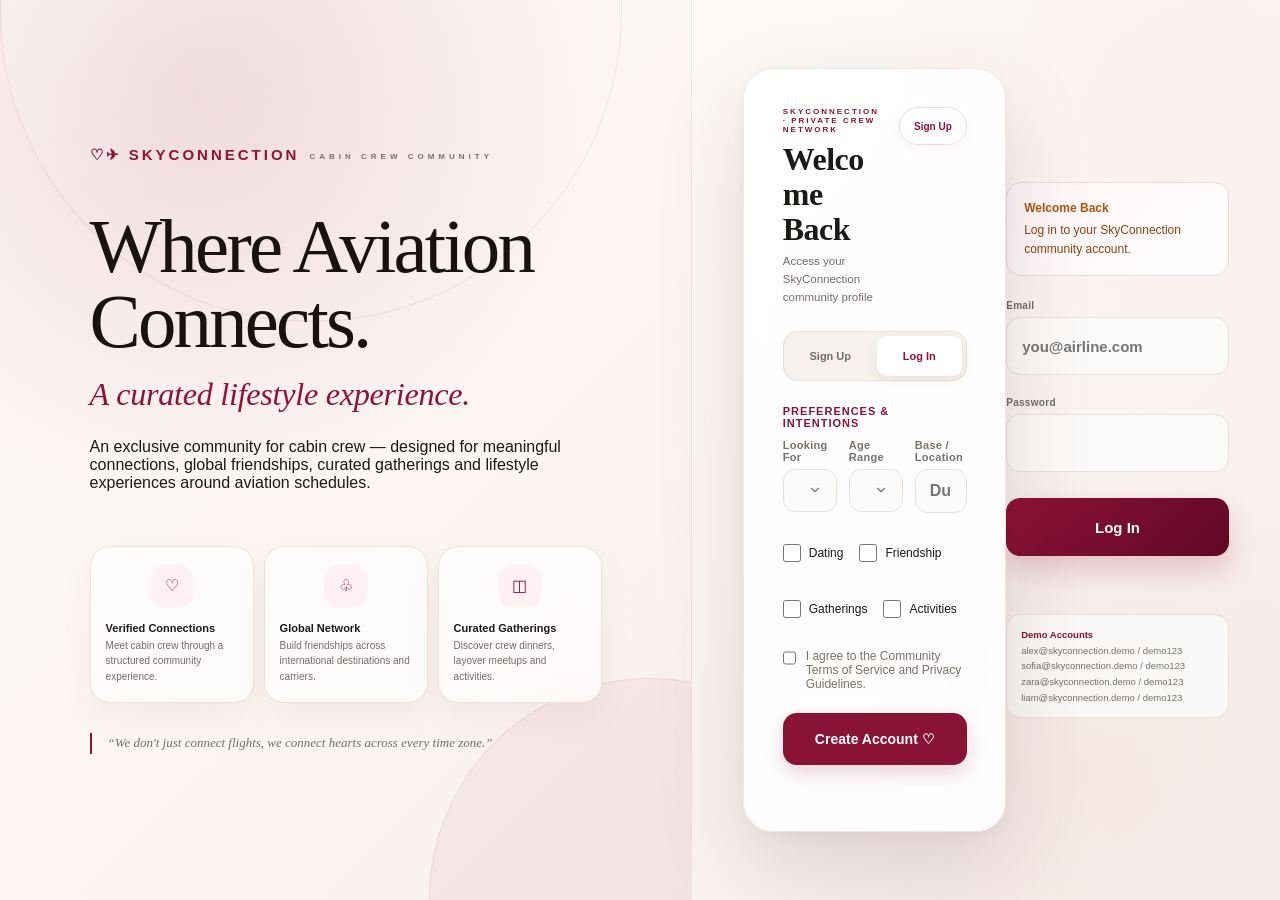
<file: index.html>
<!DOCTYPE html>
<html lang="en">
<head>
<meta charset="UTF-8">
<meta name="viewport" content="width=device-width,initial-scale=1,viewport-fit=cover">
<meta name="theme-color" content="#881337">
<meta http-equiv="Content-Security-Policy" content="default-src 'self'; base-uri 'self'; object-src 'none'; frame-ancestors 'none'; form-action 'self'; style-src 'self' https://fonts.googleapis.com; font-src 'self' https://fonts.gstatic.com; img-src 'self' https://images.unsplash.com data:; connect-src 'self'; script-src 'self'">
<title>SkyConnection — Cabin Crew Community</title>

<link rel="stylesheet" href="styles.css">
</head>

<body>

<div id="landing" class="landing">

<section class="hero">
<div>
<div class="brand">♡✈ SKYCONNECTION
<small>CABIN CREW COMMUNITY</small>
</div>

<h1>
Where Aviation<br>Connects.
<i>A curated lifestyle experience.</i>
</h1>

<p>
An exclusive community for cabin crew — designed for meaningful connections,
global friendships, curated gatherings and lifestyle experiences around aviation schedules.
</p>
</div>

<div class="features">
<div class="feature">
<div class="fi">♡</div>
<div><b>Verified Connections</b>
<span>Meet cabin crew through a structured community experience.</span></div>
</div>

<div class="feature">
<div class="fi">♧</div>
<div><b>Global Network</b>
<span>Build friendships across international destinations and carriers.</span></div>
</div>

<div class="feature">
<div class="fi">◫</div>
<div><b>Curated Gatherings</b>
<span>Discover crew dinners, layover meetups and activities.</span></div>
</div>
</div>

<div class="heroquote">
“We don't just connect flights, we connect hearts across every time zone.”
</div>
</section>

<section class="authWrap">
<div class="auth">

<div class="authHead">
<div class="authIntro">
<div class="authEyebrow">SKYCONNECTION · PRIVATE CREW NETWORK</div>
<h2 class="title" id="authTitle">Create Your Account</h2>
<div class="sub" id="authSub">Join the exclusive global cabin crew network</div>
</div>
<button class="switch" id="switchBtn" type="button">Log In</button>
</div>

<div class="tabs">
<button class="tab" id="signupTab" type="button">Sign Up</button>
<button class="tab active" id="loginTab" type="button">Log In</button>
</div>

<div id="signupBox" class="authPanel signupPanel hidden">

<div class="notice">
<b>Verification Required</b>
For this single-file demo, verification is simulated.
Use the demo verification code <strong>CREW2026</strong>.
In a real deployment, verification must happen on a server.
</div>

<form id="signupForm" novalidate>

<h3>Account Credentials</h3>

<div class="grid two">
<label class="field">
Email
<input required type="email" name="email" autocomplete="email" placeholder="you@airline.com">
</label>

<label class="field">
Password
<input required type="password" name="password" minlength="8" autocomplete="new-password" placeholder="Minimum 8 characters">
</label>
</div>

<h3>Personal Information</h3>

<div class="grid">
<label class="field">First Name
<input required name="first" maxlength="40" autocomplete="given-name">
</label>

<label class="field">Last Name
<input required name="last" maxlength="40" autocomplete="family-name">
</label>

<label class="field">Date of Birth
<input required type="date" name="dob">
</label>
</div>

<div class="grid two inline-style-1">
<label class="field">Gender
<select required name="gender">
<option value="">Select Gender</option>
<option>Woman</option>
<option>Man</option>
<option>Non-binary</option>
<option>Prefer not to say</option>
</select>
</label>

<label class="field">Nationality
<select required name="nationality">
<option value="">Select Nationality</option>
<option>American</option>
<option>Australian</option>
<option>British</option>
<option>Canadian</option>
<option>Emirati</option>
<option>French</option>
<option>German</option>
<option>Indian</option>
<option>Italian</option>
<option>Spanish</option>
<option>Other</option>
</select>
</label>
</div>

<h3>Cabin Crew Details</h3>

<div class="grid">
<label class="field">Airline
<select required name="airline">
<option value="">Select Airline</option>
<option>Emirates</option>
<option>Etihad Airways</option>
<option>Qatar Airways</option>
<option>flydubai</option>
<option>British Airways</option>
<option>Other</option>
</select>
</label>

<label class="field">Staff Number
<input required name="staff" maxlength="40">
</label>

<label class="field">Role
<select required name="role">
<option value="">Select Role</option>
<option>Cabin Crew</option>
<option>Senior Cabin Crew</option>
<option>Purser</option>
<option>Former Cabin Crew</option>
</select>
</label>
</div>

<h3>Profile Photo</h3>

<label class="field">
Upload Picture
<input type="file" id="signupPhoto" accept="image/jpeg,image/png,image/webp">
</label>

<h3>Verification Document</h3>

<div class="uploads">
<div class="upload">
<b>▣ Facecard</b>
<small>JPG, PNG or PDF. Max 2MB.</small>
<input type="file" id="facecard" accept=".jpg,.jpeg,.png,.pdf">
</div>

<div class="upload">
<b>▤ Platinum Card</b>
<small>JPG, PNG or PDF. Max 2MB.</small>
<input type="file" id="platinum" accept=".jpg,.jpeg,.png,.pdf">
</div>
</div>

<div class="code"><div id="verifyStatus" class="verified">Pending review</div><small class="verificationNote">Verification is completed by the secure platform backend. This static demo never stores FaceCard or Platinum Card files in the browser.</small></div>
</div>

<h3>Preferences & Intentions</h3>

<div class="grid">
<label class="field">Looking For
<select name="looking">
<option>Women</option>
<option>Men</option>
<option>Everyone</option>
</select>
</label>

<label class="field">Age Range
<select name="age">
<option>18–25</option>
<option>26–35</option>
<option>36–45</option>
<option>46+</option>
</select>
</label>

<label class="field">Base / Location
<input name="location" maxlength="80" placeholder="Dubai, London, Doha...">
</label>
</div>

<div class="checks">
<label><input type="checkbox" name="purpose" value="Dating"> Dating</label>
<label><input type="checkbox" name="purpose" value="Friendship"> Friendship</label>
<label><input type="checkbox" name="purpose" value="Gatherings"> Gatherings</label>
<label><input type="checkbox" name="purpose" value="Activities"> Activities</label>
</div>

<label class="inline-style-2">
<input required type="checkbox" class="inline-style-3">
<span>I agree to the Community Terms of Service and Privacy Guidelines.</span>
</label>

<button class="mainBtn" id="signupBtn" type="submit">Create Account ♡</button>
<div id="signupMsg" class="msg"></div>

</form>
</div>

<div id="loginBox" class="authPanel loginBox">

<div class="notice">
<b>Welcome Back</b>
Log in to your SkyConnection community account.
</div>

<form id="loginForm" novalidate>

<label class="field">
Email
<input required id="loginEmail" type="email" autocomplete="email" placeholder="you@airline.com">
</label>

<label class="field inline-style-4">
Password
<input required id="loginPassword" type="password" autocomplete="current-password">
</label>

<button class="mainBtn" id="loginBtn" type="submit">Log In</button>
<div id="loginMsg" class="msg"></div>
</form>

<div class="demo">
<b>Demo Accounts</b><br>
alex@skyconnection.demo / demo123<br>
sofia@skyconnection.demo / demo123<br>
zara@skyconnection.demo / demo123<br>
liam@skyconnection.demo / demo123
</div>

</div>
</div>
</section>
</div>

<div id="dashboard" class="dashboard">

<nav class="dashNav">
<div class="dashBrand">♡✈ SKYCONNECTION</div>

<div class="navLinks" id="navLinks">
<button data-view="discover" class="active" type="button">Discover</button>
<button data-view="matches" type="button">Matches</button>
<button data-view="messages" type="button">Messages</button>
<button data-view="events" type="button">Gatherings</button>
<button data-view="profile" type="button">My Profile</button>
</div>

<div class="avatarMini" id="navAvatar" title="My Profile">A</div>
</nav>

<main class="content">

<section id="discover" class="view active">
<div class="welcome">
<div>
<h2>Discover your crew</h2>
<p>Profiles based on your community preferences.</p>
</div>
</div>
<div id="discoverArea" class="discoverContainer"></div>
</section>

<section id="matches" class="view">
<div class="welcome">
<div>
<h2>Your Connections</h2>
<p>Manage pending and mutual connections.</p>
</div>
</div>

<div class="cards2">
<div class="panel">
<h3>Mutual Matches</h3>
<div id="matchesList" class="matchList"></div>
</div>

<div class="panel">
<h3>Connection Requests</h3>
<div id="requestsList" class="matchList"></div>
</div>
</div>
</section>

<section id="messages" class="view">
<div class="welcome">
<div>
<h2>Messages</h2>
<p>Continue your active conversations.</p>
</div>
</div>

<div class="chat">
<div class="chatList" id="chatList"></div>

<div class="chatWindow" id="chatWindow">

<div class="chatHead">
<button class="smallBtn mobileBack" id="backChats" type="button">← Conversations</button>
<span id="chatHeadTitle">Select a conversation</span>
<div id="chatHeadAction"></div>
</div>

<div class="messages" id="messagesContainer"></div>

<div class="chatInput">
<input id="chatInput" maxlength="1000" placeholder="Write a message..." disabled>
<button id="sendBtn" type="button" disabled>Send</button>
</div>

</div>
</div>
</section>

<section id="events" class="view">
<div class="welcome">
<div>
<h2>Gatherings & Activities</h2>
<p>Exclusive meet-ups and crew lifestyle activities.</p>
</div>
</div>
<div id="eventsGrid" class="events"></div>
</section>

<section id="profile" class="view">
<div class="welcome">
<div>
<h2>My Profile</h2>
<p>Manage your profile and privacy.</p>
</div>
</div>

<div class="profilePanel">

<div class="profileHero" id="profileHero">A</div>

<div class="panel">
<h3 id="profileName" class="inline-style-5">Your Profile</h3>
<div id="profileDetails" class="inline-style-6"></div>

<hr class="inline-style-32">

<div class="settings">
<button class="mainBtn inline-style-7" data-action="edit-profile" type="button">Edit Profile</button>
<button class="mainBtn inline-style-8" data-action="privacy-settings" type="button">Privacy Settings</button>
<button class="danger" data-action="logout" type="button">Log Out</button>
<button class="danger" data-action="delete-account" type="button">Delete Local Account</button>
</div>
</div>

</div>
</section>

</main>
</div>

<!-- EVENT MODAL -->
<div id="eventModal" class="modal-overlay">
<div class="modal-content">
<div class="modal-header">
<h3 id="modalEventTitle">Event Details</h3>
<button class="close-modal" data-action="close-event" type="button">&times;</button>
</div>
<div id="modalEventBody" class="inline-style-9"></div>
<div class="inline-style-10">
<button id="modalJoinBtn" class="mainBtn inline-style-11" type="button">Join Event</button>
<button data-action="close-event" class="passBtn inline-style-12" type="button">Close</button>
</div>
</div>
</div>

<!-- EDIT MODAL -->
<div id="editModal" class="modal-overlay">
<div class="modal-content">
<div class="modal-header">
<h3>Edit Your Profile</h3>
<button class="close-modal" data-action="close-edit" type="button">&times;</button>
</div>

<form id="editForm" novalidate>

<label class="field">
Full Name
<input required id="editName" maxlength="80">
</label>

<label class="field inline-style-13">
Base / Location
<input required id="editLocation" maxlength="80">
</label>

<label class="field inline-style-14">
Role
<select id="editRole">
<option>Cabin Crew</option>
<option>Senior Cabin Crew</option>
<option>Purser</option>
<option>Former Cabin Crew</option>
</select>
</label>

<label class="field inline-style-15">
Bio
<textarea id="editBio" maxlength="500"></textarea>
</label>

<label class="field inline-style-16">
New Profile Picture
<input type="file" id="editPhoto" accept="image/jpeg,image/png,image/webp">
</label>

<button class="mainBtn" type="submit">Save Changes</button>
</form>
</div>
</div>

<!-- PRIVACY MODAL -->
<div id="privacyModal" class="modal-overlay">
<div class="modal-content">
<div class="modal-header">
<h3>Privacy Settings</h3>
<button class="close-modal" data-action="close-privacy" type="button">&times;</button>
</div>

<div class="inline-style-17">
<p>These settings control how your profile behaves inside this local demo.</p>

<div class="checks inline-style-18">

<label>
<input type="checkbox" id="privacyDiscover">
Show profile in discovery
</label>

<label>
<input type="checkbox" id="privacyMessages">
Allow messages from matches
</label>

<label>
<input type="checkbox" id="privacyAirline">
Display airline
</label>

<label>
<input type="checkbox" id="privacyBase">
Display base
</label>

</div>
</div>

<button class="mainBtn inline-style-19" data-action="save-privacy" type="button">Save Preferences</button>
</div>
</div>

<!-- REPORT MODAL -->
<div id="reportModal" class="modal-overlay">
<div class="modal-content">
<div class="modal-header">
<h3>Report Profile</h3>
<button class="close-modal" data-action="close-report" type="button">&times;</button>
</div>

<p class="inline-style-20">
Reports are stored locally in this single-file demo. In production they should be sent to a secure moderation system.
</p>

<select id="reportReason">
<option>Spam</option>
<option>Harassment</option>
<option>Impersonation</option>
<option>Inappropriate content</option>
<option>Safety concern</option>
<option>Other</option>
</select>

<button class="mainBtn inline-style-21" data-action="submit-report" type="button">Submit Report</button>
</div>
</div>

<div id="toast" class="toast"></div>

<script src="app.js" defer></script>
</body>
</html>
</file>
<file: styles.css>
@import url('https://fonts.googleapis.com/css2?family=Plus+Jakarta+Sans:wght@300;400;500;600;700&family=Playfair+Display:ital,wght@0,400;0,500;0,600;0,700;1,400;1,600&display=swap');

:root{
 --primary:#881337;--primary-hover:#4c0519;--accent:#b45309;
 --bg-cream:#fbf9f6;--card-bg:#fff;--text-main:#1c1917;
 --text-muted:#78716c;--border:#e7e2dc;--soft-pink:#fff1f2;
 --green:#15803d;--red:#b91c1c;
 --shadow-subtle:0 10px 30px -5px rgba(28,25,23,.04);
 --shadow-elevated:0 25px 50px -12px rgba(136,19,55,.08);
}

*{box-sizing:border-box;-webkit-tap-highlight-color:transparent}
html{touch-action:manipulation;scroll-behavior:smooth}
body{
 margin:0;background:var(--bg-cream);color:var(--text-main);
 font-family:"Plus Jakarta Sans",sans-serif;-webkit-font-smoothing:antialiased;
 padding-top:env(safe-area-inset-top);padding-bottom:env(safe-area-inset-bottom)
}
button,input,select,textarea{font:inherit}
button{cursor:pointer;transition:all .2s ease;min-height:48px;min-width:48px}
button:disabled{opacity:.55;cursor:not-allowed;transform:none!important}
input,select,textarea{font-size:16px}
.hidden{display:none!important}
.app{min-height:100vh}

.landing{
 min-height:100vh;display:grid;grid-template-columns:52% 48%;
 background:#fbf9f6;position:relative;overflow-x:hidden
}
.landing:before{
 content:"";position:absolute;top:-200px;right:-200px;width:600px;height:600px;
 background:radial-gradient(circle,rgba(136,19,55,.03),transparent 70%);
 pointer-events:none
}
.hero{
 padding:60px 7vw;position:relative;z-index:1;display:flex;
 flex-direction:column;justify-content:space-between
}
.brand{
 color:var(--primary);font-weight:700;font-size:16px;letter-spacing:2px;
 display:flex;align-items:center;gap:10px
}
.brand small{
 display:block;color:var(--text-muted);font-size:8px;letter-spacing:4px;
 font-weight:600;margin-top:3px
}
.hero h1{
 font:500 clamp(42px,4.8vw,68px)/1.08 "Playfair Display",serif;
 color:#1a1211;margin:36px 0 24px;letter-spacing:-.5px
}
.hero h1 i{
 display:block;color:var(--primary);font-size:.6em;font-style:italic;
 margin-top:12px;font-weight:400
}
.hero>p{max-width:460px;font-size:15px;line-height:1.8;color:var(--text-muted);font-weight:300}
.features{margin-top:40px;display:grid;gap:14px}
.feature{
 display:flex;gap:16px;align-items:center;background:rgba(255,255,255,.7);
 padding:16px 20px;border-radius:16px;border:1px solid rgba(231,226,220,.8);
 backdrop-filter:blur(12px)
}
.feature:hover{transform:translateY(-2px);box-shadow:0 10px 25px -5px rgba(28,25,23,.04)}
.fi{
 width:42px;height:42px;border-radius:12px;background:var(--soft-pink);
 display:grid;place-items:center;color:var(--primary);font-size:16px;flex-shrink:0
}
.feature b{font-size:13px;font-weight:600}
.feature span{display:block;color:var(--text-muted);font-size:12px;margin-top:2px;font-weight:300}
.heroquote{
 font:italic 15px/1.6 "Playfair Display",serif;color:var(--text-muted);
 border-left:2px solid var(--primary);padding-left:16px;margin-top:36px
}

.authWrap{
 padding:40px 6vw;display:flex;align-items:center;justify-content:center;
 position:relative;z-index:1;background:linear-gradient(180deg,rgba(251,249,246,.5),rgba(247,242,237,.8));
 border-left:1px solid rgba(231,226,220,.5)
}
.auth{
 width:min(580px,100%);background:#fff;border:1px solid var(--border);
 border-radius:28px;padding:40px;box-shadow:var(--shadow-elevated)
}
.authHead{display:flex;justify-content:space-between;align-items:flex-start;gap:20px}
.title{font:600 26px "Playfair Display",serif;margin:0}
.sub{font-size:13px;color:var(--text-muted);margin-top:6px;font-weight:300}
.switch{
 border:1px solid var(--border);background:#fff;color:var(--primary);
 padding:8px 16px;border-radius:10px;font-weight:600;font-size:12px;min-height:38px
}
.switch:hover{background:var(--soft-pink)}
.notice{
 background:#fffbeb;border:1px solid #fef3c7;color:#92400e;padding:14px 16px;
 border-radius:14px;font-size:12px;margin:20px 0;line-height:1.6
}
.notice b{display:block;color:#b45309;margin-bottom:3px}
.tabs{display:flex;border-bottom:1px solid var(--border);margin:24px 0 20px;gap:24px}
.tab{
 border:0;background:none;padding:10px 0 14px;color:var(--text-muted);
 font-weight:500;font-size:13px;min-height:40px;position:relative
}
.tab.active{color:var(--primary);font-weight:600}
.tab.active:after{
 content:"";position:absolute;bottom:-1px;left:0;width:100%;height:2px;
 background:var(--primary);border-radius:2px
}
.grid{display:grid;grid-template-columns:repeat(3,1fr);gap:12px}
.two{grid-template-columns:1fr 1fr}
h3{
 font-size:11px;text-transform:uppercase;letter-spacing:1px;color:var(--primary);
 margin:24px 0 10px;font-weight:700
}
label.field{display:block;font-size:11px;font-weight:600;color:var(--text-muted);letter-spacing:.3px}
input:not([type=checkbox]):not([type=file]),select,textarea{
 width:100%;border:1px solid var(--border);border-radius:12px;background:#fcfbfa;
 padding:12px 14px;margin-top:6px;outline:none;color:var(--text-main);
 transition:.2s;-webkit-appearance:none;appearance:none
}
textarea{resize:vertical;min-height:100px}
select{
 background-image:url("data:image/svg+xml;charset=UTF-8,%3csvg xmlns='http://www.w3.org/2000/svg' viewBox='0 0 24 24' fill='none' stroke='%2378716c' stroke-width='2' stroke-linecap='round' stroke-linejoin='round'%3e%3cpolyline points='6 9 12 15 18 9'%3e%3c/polyline%3e%3c/svg%3e");
 background-repeat:no-repeat;background-position:right 14px center;background-size:14px;padding-right:38px
}
input:focus,select:focus,textarea:focus{
 border-color:var(--primary);background:#fff;box-shadow:0 0 0 4px rgba(136,19,55,.06)
}
.uploads{display:grid;grid-template-columns:1fr 1fr;gap:12px}
.upload{
 border:1px dashed var(--border);border-radius:14px;padding:16px;background:#fcfbfa
}
.upload b{font-size:12px}.upload small{display:block;color:var(--text-muted);margin:3px 0 8px;font-size:11px}
.upload input{width:100%;font-size:11px}
.code{display:grid;grid-template-columns:1fr auto;gap:10px;margin-top:10px;align-items:center}
.verified{
 padding:0 16px;height:48px;border-radius:12px;border:1px solid var(--border);
 background:#fcfbfa;color:var(--text-muted);font-size:12px;font-weight:600;
 display:grid;place-items:center;white-space:nowrap
}
.verified.good{background:#f0fdf4;color:var(--green);border-color:#bbf7d0}
.checks{display:flex;gap:16px;flex-wrap:wrap;margin:20px 0}
.checks label{
 font-size:12px;color:var(--text-main);display:flex;align-items:center;gap:8px;
 cursor:pointer;min-height:40px
}
.checks input{width:18px;height:18px;margin:0;accent-color:var(--primary)}
.mainBtn{
 width:100%;border:0;background:var(--primary);color:#fff;padding:14px;
 border-radius:14px;font-weight:600;margin-top:20px;box-shadow:0 8px 20px rgba(136,19,55,.18);
 min-height:52px;font-size:14px
}
.mainBtn:hover{background:var(--primary-hover);transform:translateY(-1px)}
.msg{text-align:center;font-size:12px;min-height:18px;margin-top:10px;font-weight:500}
.err{color:var(--red)}.ok{color:var(--green)}
.loginBox{max-width:420px;margin:20px auto}
.demo{
 background:#fcfbfa;border:1px solid var(--border);padding:16px;border-radius:14px;
 font-size:11px;margin-top:20px;color:var(--text-muted);line-height:1.7
}
.demo b{color:var(--primary)}

.dashboard{display:none;min-height:100vh;background:var(--bg-cream)}
.dashNav{
 min-height:76px;background:rgba(255,255,255,.9);backdrop-filter:blur(16px);
 border-bottom:1px solid var(--border);display:flex;align-items:center;padding:0 5vw;
 gap:24px;position:sticky;top:0;z-index:20
}
.dashBrand{color:var(--primary);font-weight:800;font-size:17px;letter-spacing:1px;white-space:nowrap}
.navLinks{display:flex;gap:8px;flex:1;overflow-x:auto;scrollbar-width:none}
.navLinks::-webkit-scrollbar{display:none}
.navLinks button{
 border:0;background:none;color:var(--text-muted);padding:10px 16px;border-radius:12px;
 font-size:12px;font-weight:600;white-space:nowrap;min-height:44px
}
.navLinks button.active,.navLinks button:hover{background:var(--soft-pink);color:var(--primary)}
.avatarMini{
 width:42px;height:42px;border-radius:50%;background:#e7e2dc;overflow:hidden;
 display:grid;place-items:center;font-weight:700;color:var(--primary);
 border:2px solid #fff;box-shadow:var(--shadow-subtle);flex-shrink:0;cursor:pointer
}
.avatarMini img{width:100%;height:100%;object-fit:cover}
.content{max-width:1240px;margin:auto;padding:44px 24px calc(44px + env(safe-area-inset-bottom))}
.view{display:none}.view.active{display:block}
.welcome{display:flex;justify-content:space-between;align-items:flex-end;margin-bottom:32px}
.welcome h2{font:600 32px/1.2 "Playfair Display",serif;margin:0;letter-spacing:-.5px}
.welcome p{color:var(--text-muted);font-size:13px;margin:6px 0 0;font-weight:300}

.discoverContainer{display:flex;justify-content:center;align-items:center;min-height:540px}
.tinderCard{
 width:min(420px,100%);background:#fff;border:1px solid var(--border);
 border-radius:28px;overflow:hidden;box-shadow:var(--shadow-elevated)
}
.tinderPhoto{
 height:390px;display:grid;place-items:end start;padding:24px;
 background:linear-gradient(145deg,#e7e2dc,#d6cdc4);position:relative
}
.tinderPhoto img{position:absolute;inset:0;width:100%;height:100%;object-fit:cover}
.online{
 position:absolute;top:18px;right:18px;background:rgba(255,255,255,.92);
 padding:6px 14px;border-radius:20px;font-size:11px;color:var(--green);
 font-weight:700;z-index:2
}
.tinderBody{padding:24px}
.tinderBody h3{
 margin:0 0 6px;color:var(--text-main);font-size:22px;font-weight:700;
 letter-spacing:-.3px;font-family:"Playfair Display",serif;text-transform:none
}
.tinderMeta{font-size:12px;color:var(--text-muted);line-height:1.6;margin-bottom:14px}
.chips{display:flex;gap:6px;flex-wrap:wrap;margin-bottom:16px}
.chip{font-size:11px;font-weight:500;padding:6px 12px;background:var(--soft-pink);color:var(--primary);border-radius:20px}
.tinderActions{display:flex;gap:12px}
.tinderActions button{flex:1;border:0;border-radius:14px;padding:14px;font-size:13px;font-weight:600;min-height:52px}
.passBtn{background:#f5f3f0;color:var(--text-muted);border:1px solid var(--border)}
.passBtn:hover{background:#e7e2dc;color:var(--text-main)}
.likeBtn{background:var(--primary);color:#fff}
.likeBtn:hover{background:var(--primary-hover)}
.emptyDeck{
 background:#fff;border:1px dashed var(--border);padding:60px 24px;text-align:center;
 border-radius:28px;color:var(--text-muted);font-size:14px;width:min(420px,100%);
 margin:auto;box-shadow:var(--shadow-subtle)
}
.emptyDeck h3{font-family:"Playfair Display",serif;font-size:20px;color:var(--text-main);margin-bottom:10px}

.cards2{display:grid;grid-template-columns:1fr 1fr;gap:24px}
.panel{
 background:#fff;border:1px solid var(--border);border-radius:24px;padding:28px;
 box-shadow:var(--shadow-subtle)
}
.panel h3{
 margin:0 0 18px;font-size:15px;color:var(--text-main);
 font-family:"Playfair Display",serif;text-transform:none;letter-spacing:0
}
.matchList{display:grid;gap:12px}
.match{
 display:flex;align-items:center;justify-content:space-between;gap:12px;
 padding:12px;background:#fcfbfa;border-radius:16px;border:1px solid var(--border)
}
.match-info{display:flex;align-items:center;gap:14px;min-width:0}
.mavatar{
 width:48px;height:48px;border-radius:50%;background:#e7e2dc;overflow:hidden;
 display:grid;place-items:center;color:var(--primary);font-weight:700;flex-shrink:0
}
.mavatar img{width:100%;height:100%;object-fit:cover}
.match b{font-size:13px}.match small{display:block;color:var(--text-muted);font-size:11px}
.actions{display:flex;gap:8px;flex-wrap:wrap;justify-content:flex-end}
.smallBtn{
 border:1px solid var(--border);background:#fff;color:var(--primary);
 padding:7px 12px;border-radius:10px;font-size:11px;font-weight:600;min-height:38px
}
.smallBtn:hover{background:var(--soft-pink)}
.dangerBtn{color:var(--red);border-color:#fecaca;background:#fff}
.dangerBtn:hover{background:#fff1f2}
@media (max-width:650px){.match{align-items:flex-start}.match .actions{width:100%;justify-content:flex-start}.match .actions .smallBtn{flex:1;min-width:100px}.match-info{flex:1}.match{flex-wrap:wrap}}
.events{display:grid;grid-template-columns:repeat(3,1fr);gap:24px}
.event{
 background:#fff;border:1px solid var(--border);border-radius:24px;padding:24px;
 box-shadow:var(--shadow-subtle);display:flex;flex-direction:column;justify-content:space-between
}
.date{color:var(--primary);font-weight:700;font-size:11px;letter-spacing:1.5px;text-transform:uppercase}
.event h3{
 color:var(--text-main);margin:10px 0;font-size:17px;font-family:"Playfair Display",serif;
 text-transform:none;letter-spacing:0
}
.event p{font-size:13px;color:var(--text-muted);line-height:1.7;margin-bottom:20px}
.eventStatus{font-size:11px;color:var(--green);font-weight:700;margin-bottom:12px}

.chat{
 display:grid;grid-template-columns:320px 1fr;height:640px;background:#fff;
 border:1px solid var(--border);border-radius:24px;overflow:hidden;box-shadow:var(--shadow-subtle)
}
.chatList{border-right:1px solid var(--border);padding:18px;overflow-y:auto;background:#fcfbfa}
.chatContact{
 display:flex;align-items:center;gap:12px;padding:12px;border-radius:12px;
 cursor:pointer;margin-bottom:6px
}
.chatContact:hover,.chatContact.active{background:var(--soft-pink)}
.chatWindow{display:flex;flex-direction:column;min-width:0}
.chatHead{
 padding:20px 24px;border-bottom:1px solid var(--border);font-weight:700;
 font-size:15px;background:#fff;display:flex;align-items:center;justify-content:space-between
}
.messages{
 flex:1;padding:24px;overflow-y:auto;display:flex;flex-direction:column;
 gap:14px;background:#fcfbfa
}
.bubble{
 padding:10px 16px;border-radius:14px;font-size:13px;max-width:min(70%,500px);
 border:1px solid var(--border);word-break:break-word
}
.bubble.me{background:var(--primary);color:#fff}
.bubbleTime{display:block;font-size:9px;opacity:.65;margin-top:4px}
.chatInput{
 display:flex;gap:12px;padding:18px 24px;border-top:1px solid var(--border);background:#fff
}
.chatInput input{margin:0}
.chatInput button{
 border:0;background:var(--primary);color:#fff;border-radius:12px;padding:0 24px;
 font-weight:600;font-size:12px;min-height:48px
}
.mobileBack{display:none}

.profilePanel{display:grid;grid-template-columns:300px 1fr;gap:28px}
.profileHero{
 background:linear-gradient(135deg,#e7e2dc,#d6cdc4);height:360px;border-radius:24px;
 overflow:hidden;display:grid;place-items:center;color:var(--primary);
 font:700 70px "Playfair Display";border:1px solid var(--border)
}
.profileHero img{width:100%;height:100%;object-fit:cover}
.settings{display:grid;gap:12px}
.danger{
 background:var(--soft-pink);border:1px solid #fecaca;color:var(--red);
 padding:14px;border-radius:14px;font-size:12px;font-weight:600;text-align:left;
 min-height:48px;cursor:pointer
}
.danger:hover{background:var(--red);color:#fff}

.modal-overlay{
 position:fixed;inset:0;background:rgba(28,25,23,.45);backdrop-filter:blur(6px);
 display:grid;place-items:center;z-index:100;opacity:0;pointer-events:none;
 transition:opacity .2s;padding:20px
}
.modal-overlay.show{opacity:1;pointer-events:auto}
.modal-content{
 background:#fff;width:min(520px,100%);padding:36px;border-radius:28px;
 border:1px solid var(--border);box-shadow:var(--shadow-elevated);
 max-height:90dvh;overflow-y:auto
}
.modal-header{display:flex;justify-content:space-between;align-items:center;margin-bottom:24px}
.modal-header h3{
 margin:0;font-size:22px;font-family:"Playfair Display",serif;color:var(--text-main);
 text-transform:none;letter-spacing:-.3px
}
.close-modal{
 background:none;border:none;font-size:24px;color:var(--text-muted);
 cursor:pointer;min-height:44px;min-width:44px;display:grid;place-items:center;border-radius:50%
}
.close-modal:hover{background:#f5f3f0;color:var(--text-main)}

.toast{
 position:fixed;right:24px;bottom:24px;background:var(--text-main);color:#fff;
 padding:16px 24px;border-radius:14px;font-size:13px;font-weight:500;
 opacity:0;transform:translateY(12px);transition:.25s;z-index:999;max-width:min(420px,calc(100vw - 32px))
}
.toast.show{opacity:1;transform:none}

.notice.success{background:#f0fdf4;border-color:#bbf7d0;color:#166534}
.notice.error{background:#fef2f2;border-color:#fecaca;color:#991b1b}

@media(max-width:1024px){
 .landing{grid-template-columns:1fr}
 .hero{min-height:auto;padding:50px 6vw}
 .authWrap{border-left:0;border-top:1px solid rgba(231,226,220,.8)}
 .events{grid-template-columns:1fr 1fr}
 .profilePanel{grid-template-columns:1fr}
}
@media(max-width:650px){
 .grid,.two,.uploads{grid-template-columns:1fr}
 .events,.cards2{grid-template-columns:1fr}
 .hero{padding:32px 20px}
 .hero h1{margin-top:28px}
 .authWrap{padding:24px 16px}
 .auth{padding:24px;border-radius:22px}
 .authHead{gap:10px}
 .switch{padding:7px 10px}
 .dashNav{gap:10px;padding:0 12px;min-height:64px}
 .dashBrand{font-size:13px}
 .navLinks{order:3;position:absolute;left:0;right:0;top:64px;background:#fff;border-bottom:1px solid var(--border);padding:4px 8px}
 .dashNav{margin-bottom:48px}
 .content{padding:24px 16px}
 .welcome h2{font-size:27px}
 .chat{grid-template-columns:1fr;height:calc(100dvh - 170px);min-height:450px}
 .chatList{display:none}
 .chatWindow.mobile-list{display:none}
 .mobileBack{display:inline-flex!important}
 .bubble{max-width:84%}
 .chatInput{padding:12px}
 .chatInput button{padding:0 16px}
 .profileHero{height:300px}
 .tinderPhoto{height:330px}
 .modal-content{padding:24px}
 .toast{right:16px;bottom:16px}
}
/* Extracted inline styles for a strict CSP. */
.inline-style-1{margin-top:12px}
.inline-style-2{font-size:12px;color:var(--text-muted);display:flex;align-items:flex-start;gap:10px;min-height:44px}
.inline-style-3{width:18px;height:18px;margin:0;accent-color:var(--primary)}
.inline-style-4{display:block;margin-top:14px}
.inline-style-5{font-size:20px;margin-bottom:12px}
.inline-style-6{font-size:13px;line-height:1.9;color:var(--text-muted)}
.inline-style-7{margin-top:0}
.inline-style-8{margin-top:0;background:var(--accent)}
.inline-style-9{font-size:13px;color:var(--text-muted);line-height:1.8}
.inline-style-10{margin-top:28px;display:flex;gap:12px}
.inline-style-11{margin-top:0}
.inline-style-12{border-radius:14px;padding:14px;font-weight:600}
.inline-style-13{margin-top:14px}
.inline-style-14{margin-top:14px}
.inline-style-15{margin-top:14px}
.inline-style-16{margin-top:14px}
.inline-style-17{font-size:13px;color:var(--text-muted);line-height:1.8}
.inline-style-18{flex-direction:column;gap:12px;margin:20px 0}
.inline-style-19{margin-top:0}
.inline-style-20{font-size:13px;color:var(--text-muted);line-height:1.7}
.inline-style-21{margin-top:16px}
.inline-style-22{font-size:13px;color:var(--text-muted);margin:0 0 16px;line-height:1.6}
.inline-style-23{font-size:12px;color:var(--text-muted)}
.inline-style-24{font-size:12px;color:var(--text-muted)}
.inline-style-25{font-size:12px;color:var(--text-muted);padding:12px}
.inline-style-26{min-width:0;flex:1}
.inline-style-27{font-size:13px;display:block}
.inline-style-28{color:var(--text-muted);font-size:11px}
.inline-style-29{font-size:12px;font-weight:600;color:var(--primary);margin-bottom:8px}
.inline-style-30{width:100%}
.inline-style-31{padding:40px;font-family:system-ui}
.inline-style-32{border:0;border-top:1px solid var(--border);margin:24px 0}
.verificationNote{display:block;margin-top:8px;color:var(--text-muted);line-height:1.5}

/* FINAL RESPONSIVE AUTH / LOGIN FIX */
.authWrap{min-width:0;width:100%;}
.auth{max-width:620px;min-width:0;overflow:hidden;}
.authHead>div{min-width:0;}
.title,.sub{overflow-wrap:anywhere;}
.loginBox{width:100%;max-width:440px;}
.loginBox .notice{margin-top:18px;}
.loginBox form{width:100%;}

@media (min-width:1025px){
  .landing{min-height:100dvh;}
  .hero,.authWrap{min-height:100dvh;}
  .authWrap{padding:32px clamp(28px,4vw,64px);}
  .auth{max-height:calc(100dvh - 64px);overflow-y:auto;scrollbar-width:thin;}
}

@media (max-width:1024px){
  .landing{display:flex;flex-direction:column;min-height:100dvh;}
  .hero{padding:42px 6vw 34px;}
  .hero h1{font-size:clamp(40px,7vw,58px);margin:24px 0 18px;}
  .features{margin-top:28px;}
  .heroquote{margin-top:28px;}
  .authWrap{padding:32px 6vw 48px;}
  .auth{width:min(680px,100%);max-width:680px;}
}

@media (max-width:650px){
  html,body{width:100%;min-width:0;overflow-x:hidden;}
  .landing{width:100%;overflow-x:hidden;}
  .hero{padding:24px 16px 22px;}
  .brand{font-size:14px;letter-spacing:1.5px;}
  .hero h1{font-size:clamp(36px,12vw,48px);line-height:1.04;margin:20px 0 14px;letter-spacing:-.7px;}
  .hero h1 i{font-size:.58em;margin-top:8px;}
  .hero>p{font-size:13px;line-height:1.65;max-width:none;}
  .features{margin-top:22px;gap:9px;}
  .feature{padding:12px 13px;gap:11px;border-radius:13px;}
  .fi{width:36px;height:36px;border-radius:10px;}
  .feature b{font-size:12px;}
  .feature span{font-size:10.5px;line-height:1.4;}
  .heroquote{font-size:13px;margin-top:20px;padding-left:12px;}

  .authWrap{padding:16px 10px 30px;border-top:1px solid rgba(231,226,220,.8);align-items:flex-start;}
  .auth{width:100%;max-width:none;border-radius:18px;padding:18px 15px;box-shadow:0 15px 35px rgba(136,19,55,.07);}
  .authHead{display:block;position:relative;padding-right:0;}
  .authHead>div{padding-right:0;}
  .title{font-size:23px;line-height:1.15;padding-right:70px;}
  .sub{font-size:11.5px;line-height:1.5;padding-right:10px;}
  .switch{position:absolute;right:0;top:0;padding:7px 9px;min-width:58px;min-height:36px;font-size:11px;}
  .tabs{margin:18px 0 16px;gap:18px;}
  .tab{font-size:12px;padding:8px 0 11px;min-height:36px;}
  .notice{font-size:11px;padding:11px 12px;margin:14px 0;line-height:1.5;}
  h3{font-size:10px;margin:18px 0 8px;}
  label.field{font-size:10.5px;}
  input:not([type=checkbox]):not([type=file]),select,textarea{padding:11px 12px;border-radius:11px;margin-top:5px;}
  .loginBox{max-width:none;margin:12px auto 0;}
  .loginBox .notice{margin:12px 0 16px;}
  .loginBox .inline-style-4{margin-top:11px;}
  .loginBox .mainBtn{margin-top:16px;}
  .demo{font-size:10px;padding:12px;margin-top:14px;line-height:1.6;overflow-wrap:anywhere;}
  .mainBtn{min-height:50px;padding:13px;font-size:13px;border-radius:12px;}
  .checks{gap:6px 12px;margin:14px 0;}
  .checks label{font-size:11px;min-height:34px;}
  .uploads{gap:8px;}
  .upload{padding:12px;border-radius:12px;min-width:0;}
  .upload small{font-size:10px;line-height:1.4;}
  .upload input{font-size:10px;max-width:100%;}
  .code{grid-template-columns:1fr;gap:7px;}
  .verified{height:42px;min-height:42px;white-space:normal;text-align:center;padding:8px 10px;}
  .verificationNote{font-size:9.5px;line-height:1.4;}
  .inline-style-2{font-size:10.5px;line-height:1.4;}
}

@media (max-width:380px){
  .hero{padding-left:12px;padding-right:12px;}
  .authWrap{padding-left:6px;padding-right:6px;}
  .auth{padding:16px 12px;border-radius:16px;}
  .title{font-size:21px;padding-right:62px;}
  .sub{font-size:10.5px;}
  .switch{font-size:10px;min-width:54px;padding:6px 7px;}
  .tabs{gap:14px;}
  input:not([type=checkbox]):not([type=file]),select{padding-left:10px;padding-right:10px;}
}

/* PREMIUM LOGIN / DISCOVERY SWIPE REDESIGN */
.landing{grid-template-columns:minmax(0,1.05fr) minmax(420px,.95fr);background:linear-gradient(135deg,#fffaf7 0%,#fbf9f6 52%,#f7efed 100%);}
.hero{padding:clamp(44px,6vw,82px) clamp(28px,7vw,100px);overflow:hidden;}
.hero:after{content:"";position:absolute;width:520px;height:520px;right:-220px;bottom:-220px;border-radius:50%;background:rgba(136,19,55,.055);border:1px solid rgba(136,19,55,.08);pointer-events:none;}
.brand{font-size:15px;letter-spacing:2.5px;}
.hero h1{max-width:700px;font-size:clamp(48px,5.3vw,76px);margin-top:clamp(34px,6vh,70px);}
.hero>p{font-size:15px;max-width:520px;}
.features{max-width:600px;}
.feature{background:rgba(255,255,255,.82);box-shadow:0 8px 30px rgba(28,25,23,.035);}
.authWrap{padding:clamp(28px,4vw,60px);background:rgba(255,255,255,.38);}
.auth{width:min(620px,100%);padding:clamp(28px,3.2vw,44px);border-radius:32px;box-shadow:0 30px 80px rgba(77,5,25,.11),0 3px 12px rgba(28,25,23,.04);}
.authIntro{min-width:0;}
.authEyebrow{font-size:9px;letter-spacing:2.2px;color:var(--primary);font-weight:800;margin-bottom:9px;}
.authHead{align-items:center;}
.title{font-size:clamp(27px,2.5vw,34px);letter-spacing:-.3px;}
.sub{font-size:12px;line-height:1.6;}
.switch{border-radius:999px;padding:9px 17px;box-shadow:0 4px 12px rgba(136,19,55,.05);}
.tabs{background:#f8f5f2;border:1px solid var(--border);padding:4px;border-radius:14px;gap:4px;border-bottom:1px solid var(--border);}
.tab{flex:1;border-radius:10px;padding:9px 12px;min-height:38px;}
.tab.active{background:#fff;box-shadow:0 3px 10px rgba(28,25,23,.07);}
.tab.active:after{display:none;}
.loginBox .notice{background:linear-gradient(135deg,#fff8f8,#fff);border-color:#f2d9df;}
.loginBox form{display:grid;gap:2px;}
.loginBox .field{font-size:11px!important;}
.loginBox input:not([type=checkbox]):not([type=file]){height:54px;background:#faf8f6;border-radius:14px;padding:14px 16px;}
.loginBox .mainBtn{height:54px;border-radius:14px;margin-top:16px;box-shadow:0 12px 25px rgba(136,19,55,.18);}
.demo{border:1px solid var(--border);background:#faf8f6;border-radius:14px;}

.swipeStage{width:min(430px,100%);margin:0 auto;position:relative;touch-action:pan-y;}
.swipeCard{position:relative;z-index:2;cursor:grab;user-select:none;touch-action:pan-y;will-change:transform;transition:box-shadow .2s ease;}
.swipeCard:active{cursor:grabbing;}
.swipeCard.fly-left{transition:transform .18s ease,opacity .18s ease;transform:translateX(-125vw) rotate(-24deg);opacity:0;}
.swipeCard.fly-right{transition:transform .18s ease,opacity .18s ease;transform:translateX(125vw) rotate(24deg);opacity:0;}
.swipeHint{position:absolute;top:28px;z-index:4;padding:8px 13px;border:2px solid currentColor;border-radius:10px;font-weight:800;font-size:13px;letter-spacing:1.5px;opacity:0;pointer-events:none;background:rgba(255,255,255,.92);}
.swipeHintLeft{left:20px;color:#b91c1c;transform:rotate(-10deg);}
.swipeHintRight{right:20px;color:#15803d;transform:rotate(10deg);}
.swipeStage.swiping-left .swipeHintLeft{opacity:1;}
.swipeStage.swiping-right .swipeHintRight{opacity:1;}
.profileTopLine{display:flex;justify-content:space-between;gap:12px;align-items:flex-start;}
.profileTopLine h3{margin-top:0;margin-bottom:5px;text-transform:none;letter-spacing:-.2px;font-size:20px;color:var(--text-main);}
.swipeBadge{flex-shrink:0;border:1px solid #f1d5dd;color:var(--primary);background:#fff7f9;border-radius:999px;padding:5px 9px;font-size:8px;font-weight:800;letter-spacing:1.4px;}
.swipeBio{font-size:13px;color:var(--text-muted);margin:0 0 15px;line-height:1.65;}
.tinderActions{align-items:center;gap:14px;margin-top:18px;}
.tinderActions button{display:flex;align-items:center;justify-content:center;gap:8px;border-radius:999px;min-height:54px;font-size:14px;font-weight:800;box-shadow:0 7px 18px rgba(28,25,23,.06);}
.tinderActions .passBtn{font-size:13px;}
.tinderActions .likeBtn{box-shadow:0 9px 22px rgba(136,19,55,.18);}
.swipeInstruction{text-align:center;font-size:9px;color:#a8a29e;letter-spacing:.3px;margin-top:11px;}

/* Make Unmatch impossible to hide or collapse */
.match .actions .dangerBtn{display:inline-flex!important;visibility:visible!important;opacity:1!important;align-items:center;justify-content:center;min-height:44px;}
.match .actions{min-width:0;}

@media(max-width:1024px){
 .landing{grid-template-columns:1fr;}
 .hero{padding:42px 6vw 34px;}
 .authWrap{padding:34px 6vw 54px;}
}
@media(max-width:650px){
 .landing{display:flex;flex-direction:column;}
 .hero{padding:24px 16px 20px;min-height:auto;}
 .hero h1{font-size:clamp(38px,11vw,50px);margin:20px 0 12px;}
 .hero>p{font-size:12.5px;line-height:1.6;}
 .features{display:none;}
 .heroquote{margin-top:20px;font-size:12px;}
 .authWrap{padding:10px 10px 28px;background:#f5efed;}
 .auth{padding:20px 16px;border-radius:24px;box-shadow:0 20px 45px rgba(77,5,25,.10);}
 .authHead{display:flex;align-items:flex-start;gap:10px;}
 .authEyebrow{font-size:8px;letter-spacing:1.5px;margin-bottom:6px;}
 .title{font-size:24px;padding-right:0;}
 .sub{font-size:11px;padding-right:0;}
 .switch{position:static;flex-shrink:0;font-size:10px;min-height:36px;padding:7px 12px;}
 .tabs{margin:17px 0 15px;}
 .loginBox{margin-top:6px;}
 .loginBox .notice{margin:8px 0 16px;}
 .loginBox input:not([type=checkbox]):not([type=file]){height:52px;}
 .swipeStage{width:min(410px,calc(100vw - 28px));}
 .tinderCard{border-radius:24px;}
 .tinderPhoto{height:min(56vh,380px);min-height:290px;}
 .tinderBody{padding:20px 18px 18px;}
 .profileTopLine h3{font-size:19px;}
 .swipeBio{font-size:12px;}
 .tinderActions{gap:10px;}
 .tinderActions button{min-height:52px;}
 .match .actions .dangerBtn{flex:1;}
}
@media(max-width:380px){
 .authWrap{padding-left:6px;padding-right:6px;}
 .auth{padding:18px 13px;}
 .authHead{gap:7px;}
 .title{font-size:22px;}
 .switch{padding:6px 9px;}
 .swipeStage{width:calc(100vw - 20px);}
 .tinderPhoto{min-height:260px;height:50vh;}
 .tinderBody{padding:17px 15px 16px;}
 .tinderActions button span{display:none;}
 .tinderActions button{width:54px;flex:0 0 54px;}
}

/* FINAL LANDING PAGE REDESIGN — LOGIN-FIRST */
.landing{
  min-height:100svh;
  grid-template-columns:minmax(0,1.12fr) minmax(430px,.88fr);
  background:
    radial-gradient(circle at 18% 12%,rgba(136,19,55,.12),transparent 32%),
    linear-gradient(135deg,#fffaf7 0%,#fbf5f3 48%,#f4e8e9 100%);
}
.hero{
  min-height:100svh;
  padding:clamp(46px,6vw,92px) clamp(30px,7vw,110px);
  justify-content:center;
}
.hero:before{
  content:"";position:absolute;inset:0;
  background:linear-gradient(135deg,rgba(255,255,255,.4),transparent 55%);
  pointer-events:none;
}
.hero > div,.hero > .features,.hero > .heroquote{position:relative;z-index:2}
.brand{font-size:16px;letter-spacing:3px}
.hero h1{
  font-size:clamp(52px,6.2vw,88px);
  line-height:.98;letter-spacing:-2px;
  margin:clamp(35px,5vh,62px) 0 25px;
}
.hero h1 i{font-size:.43em;margin-top:18px;letter-spacing:-.3px}
.hero>p{font-size:16px;line-height:1.85;max-width:560px}
.features{max-width:650px;margin-top:46px;gap:12px}
.feature{padding:17px 20px;border-radius:18px;background:rgba(255,255,255,.72)}
.fi{width:46px;height:46px;border-radius:14px}
.heroquote{max-width:540px;margin-top:38px;font-size:15px}
.authWrap{
  min-height:100svh;
  padding:32px clamp(22px,4vw,68px);
  background:rgba(255,255,255,.30);
  border-left:1px solid rgba(136,19,55,.08);
}
.auth{
  width:min(500px,100%);
  padding:clamp(34px,3.5vw,48px);
  border-radius:30px;
  border:1px solid rgba(136,19,55,.10);
  box-shadow:0 35px 90px rgba(77,5,25,.14),0 8px 25px rgba(28,25,23,.05);
}
.authHead{align-items:center}
.authEyebrow{font-size:9px;letter-spacing:2.5px}
.title{font-size:clamp(29px,2.6vw,37px);line-height:1.08}
.sub{font-size:12px}
.tabs{margin:26px 0 24px}
/* Signup is completely absent until the user chooses Sign Up. */
#signupBox.hidden{display:none!important}
#loginBox{max-width:100%;margin:0}
#loginBox .notice{margin:0 0 24px;padding:16px 17px}
#loginBox form{gap:8px}
#loginBox input:not([type=checkbox]):not([type=file]){height:58px;font-size:15px}
#loginBox .mainBtn{height:58px;margin-top:18px;font-size:15px}
#loginBox .demo{margin-top:22px}

@media(max-width:1024px){
 .landing{grid-template-columns:1fr;}
 .hero{min-height:auto;padding:58px 7vw 40px;}
 .authWrap{min-height:auto;padding:30px 7vw 65px;border-left:0;border-top:1px solid rgba(136,19,55,.08);}
}
@media(max-width:650px){
 .landing{display:flex;min-height:100svh;}
 .hero{padding:30px 18px 25px;min-height:auto;}
 .brand{font-size:13px;letter-spacing:2px}
 .hero h1{font-size:clamp(43px,13vw,58px);line-height:1;letter-spacing:-1.3px;margin:30px 0 18px;}
 .hero h1 i{font-size:.45em;margin-top:12px}
 .hero>p{font-size:13px;line-height:1.65}
 .features{display:grid;margin-top:24px;gap:8px}
 .feature{padding:11px 12px;border-radius:14px;gap:10px}
 .feature:nth-child(n+3){display:none}
 .fi{width:35px;height:35px;border-radius:10px;font-size:13px}
 .feature b{font-size:11px}
 .feature span{font-size:9.5px}
 .heroquote{font-size:11.5px;margin-top:20px}
 .authWrap{padding:12px 10px 32px;background:#f7efef}
 .auth{width:100%;padding:22px 17px;border-radius:22px}
 .authHead{gap:8px}
 .authEyebrow{font-size:7.5px;letter-spacing:1.4px}
 .title{font-size:25px}
 .sub{font-size:10.5px}
 .switch{font-size:10px;padding:7px 12px}
 .tabs{margin:18px 0 18px}
 #loginBox .notice{padding:13px 14px;margin-bottom:19px;font-size:10.5px}
 #loginBox input:not([type=checkbox]):not([type=file]){height:54px}
 #loginBox .mainBtn{height:54px;margin-top:14px}
}
@media(max-width:380px){
 .hero{padding-left:13px;padding-right:13px}
 .authWrap{padding-left:6px;padding-right:6px}
 .auth{padding:19px 13px}
 .title{font-size:23px}
 .features{display:none}
 .heroquote{margin-top:22px}
}

/* =========================================================
   CREWMATCH 2026 — STABLE RESPONSIVE LANDING SYSTEM
   This final layer deliberately controls the auth panels so
   signup can never render beneath the login panel.
   ========================================================= */
:root{
  --cm-red:#8f1238;
  --cm-red-dark:#5f0825;
  --cm-cream:#fbf7f2;
  --cm-ink:#1d1717;
  --cm-muted:#756b69;
  --cm-line:#eadfda;
  --cm-card:rgba(255,255,255,.88);
}
html,body{width:100%;min-width:0;overflow-x:hidden}
body{background:var(--cm-cream)}

/* LOGIN-FIRST: one panel at a time, independent of JS timing. */
.auth #signupBox{display:none!important}
.auth #loginBox{display:block!important}
.auth.signup-mode #signupBox{display:block!important}
.auth.signup-mode #loginBox{display:none!important}

.landing{
  min-height:100svh;
  display:grid;
  grid-template-columns:minmax(0,1.08fr) minmax(420px,.92fr);
  background:
    radial-gradient(circle at 15% 10%,rgba(143,18,56,.13),transparent 30%),
    radial-gradient(circle at 85% 85%,rgba(180,83,9,.07),transparent 28%),
    linear-gradient(135deg,#fffaf6 0%,#fbf4f0 52%,#f3e6e7 100%);
}
.hero{
  min-width:0;min-height:100svh;position:relative;overflow:hidden;
  padding:clamp(38px,6vw,88px) clamp(24px,7vw,108px);
  display:flex;flex-direction:column;justify-content:center;
}
.hero:before{content:"";position:absolute;width:620px;height:620px;border:1px solid rgba(143,18,56,.09);border-radius:50%;right:-340px;top:-300px;pointer-events:none}
.hero:after{content:"";position:absolute;width:440px;height:440px;border-radius:50%;background:rgba(143,18,56,.045);right:-180px;bottom:-220px;pointer-events:none}
.hero>*{position:relative;z-index:1}
.brand{color:var(--cm-red);font-weight:800;letter-spacing:3px;font-size:15px}
.hero h1{font-size:clamp(48px,6vw,86px);line-height:.98;letter-spacing:-2.8px;margin:clamp(34px,5vh,62px) 0 24px;max-width:720px}
.hero h1 i{font-size:.42em;line-height:1.2;color:var(--cm-red);margin-top:16px}
.hero>p{max-width:570px;font-size:15px;line-height:1.85;color:var(--cm-muted)}
.features{max-width:640px;margin-top:38px;display:grid;grid-template-columns:repeat(3,1fr);gap:10px}
.feature{height:100%;padding:18px 15px;display:flex;flex-direction:column;gap:11px;border:1px solid rgba(234,223,218,.9);border-radius:20px;background:rgba(255,255,255,.68);box-shadow:0 14px 35px rgba(74,26,34,.05);backdrop-filter:blur(12px)}
.fi{width:42px;height:42px;border-radius:13px;background:#fff0f3;color:var(--cm-red);display:grid;place-items:center;flex-shrink:0}
.feature b{font-size:11px}.feature span{font-size:10px;line-height:1.55;color:var(--cm-muted)}
.heroquote{max-width:550px;margin-top:30px;font-size:13px;color:#7b6d6d}

.authWrap{
  min-width:0;min-height:100svh;padding:clamp(24px,4vw,60px);
  display:flex;align-items:center;justify-content:center;
  border-left:1px solid rgba(143,18,56,.08);
  background:rgba(255,255,255,.25);
}
.auth{
  width:min(480px,100%);min-width:0;padding:clamp(28px,3vw,42px);
  border:1px solid rgba(143,18,56,.11);border-radius:30px;
  background:var(--cm-card);box-shadow:0 35px 90px rgba(74,26,34,.14),0 6px 20px rgba(30,20,20,.04);
  backdrop-filter:blur(18px);
}
.authHead{display:flex;align-items:flex-start;justify-content:space-between;gap:16px}
.authIntro{min-width:0}.authEyebrow{font-size:8px;letter-spacing:2px;font-weight:800;color:var(--cm-red);margin-bottom:8px}
.auth .title{font-size:clamp(26px,2.5vw,34px);line-height:1.08;letter-spacing:-.5px}
.auth .sub{font-size:11.5px;line-height:1.55;color:var(--cm-muted);margin-top:7px}
.switch{flex:0 0 auto;border:1px solid var(--cm-line);background:#fff;color:var(--cm-red);border-radius:999px;padding:8px 14px;min-height:38px;font-size:10px;font-weight:800}
.tabs{display:grid;grid-template-columns:1fr 1fr;gap:4px;margin:24px 0 20px;padding:4px;border:1px solid var(--cm-line);border-radius:14px;background:#f7f1ee}
.tab{width:100%;border:0;border-radius:10px;color:var(--cm-muted);background:transparent;min-height:40px;font-size:11px;font-weight:700}
.tab.active{color:var(--cm-red);background:#fff;box-shadow:0 4px 14px rgba(30,20,20,.07)}
.authPanel{width:100%;min-width:0}
.loginBox{max-width:none;margin:0}
.loginBox .notice{margin:0 0 20px;padding:14px 15px;border-radius:15px;background:linear-gradient(135deg,#fff5f6,#fff);border-color:#f0d7dd}
.loginBox form{display:grid;gap:10px}
.loginBox .field{font-size:10px!important;color:var(--cm-muted);font-weight:700}
.loginBox input:not([type=checkbox]):not([type=file]){width:100%;height:56px;margin-top:6px;border-radius:14px;padding:14px 15px;background:#fcfaf8;border:1px solid var(--cm-line);font-size:15px}
.loginBox .mainBtn{height:56px;margin-top:8px;border-radius:14px;font-size:13px;background:linear-gradient(135deg,var(--cm-red),var(--cm-red-dark));box-shadow:0 14px 28px rgba(143,18,56,.2)}
.loginBox .demo{margin-top:18px;font-size:9.5px;line-height:1.65;border-radius:14px;padding:12px 14px}
.signupPanel{max-height:min(72svh,720px);overflow:auto;padding-right:3px}

/* Keep discovery and all dashboard controls stable at narrow widths. */
.dashboard{width:100%;overflow-x:hidden}
.content{width:100%;min-width:0}
.swipeStage,.tinderCard,.match,.event,.chat,.profilePanel{max-width:100%;min-width:0}
.match .actions{display:flex;flex-wrap:wrap;gap:8px}
.match .actions .dangerBtn{display:inline-flex!important;visibility:visible!important;opacity:1!important}

@media(max-width:1024px){
  .landing{grid-template-columns:1fr}
  .hero{min-height:auto;padding:58px 7vw 38px}
  .authWrap{min-height:auto;padding:28px 7vw 64px;border-left:0;border-top:1px solid rgba(143,18,56,.08)}
}
@media(max-width:650px){
  .landing{display:flex;flex-direction:column;min-height:100svh}
  .hero{padding:26px 17px 20px}
  .brand{font-size:12px;letter-spacing:2px}
  .hero h1{font-size:clamp(42px,13vw,57px);letter-spacing:-1.7px;margin:27px 0 15px}
  .hero h1 i{font-size:.43em;margin-top:10px}
  .hero>p{font-size:12px;line-height:1.65;max-width:500px}
  .features{grid-template-columns:1fr 1fr;margin-top:22px;gap:8px}
  .feature{padding:12px;border-radius:15px;gap:8px}
  .feature:nth-child(3){display:none}
  .fi{width:34px;height:34px;border-radius:10px;font-size:12px}
  .feature b{font-size:10px}.feature span{font-size:9px;line-height:1.4}
  .heroquote{font-size:10.5px;line-height:1.5;margin-top:19px}
  .authWrap{padding:10px 10px 28px;align-items:flex-start;background:#f6eeee}
  .auth{width:100%;padding:20px 16px;border-radius:22px}
  .authHead{gap:9px}.authEyebrow{font-size:7px;letter-spacing:1.4px}
  .auth .title{font-size:24px}.auth .sub{font-size:10.5px}
  .switch{font-size:9.5px;min-height:35px;padding:7px 11px}
  .tabs{margin:17px 0 17px}
  .tab{min-height:38px;font-size:10.5px}
  .loginBox .notice{font-size:10px;line-height:1.5;padding:12px 13px;margin-bottom:16px}
  .loginBox input:not([type=checkbox]):not([type=file]){height:53px;font-size:16px}
  .loginBox .mainBtn{height:53px}
  .signupPanel{max-height:none;overflow:visible}
}
@media(max-width:380px){
  .hero{padding-left:12px;padding-right:12px}.authWrap{padding-left:6px;padding-right:6px}.auth{padding:18px 13px}
  .hero h1{font-size:41px}.features{display:none}.heroquote{margin-top:18px}
  .auth .title{font-size:22px}.switch{padding:6px 9px}.loginBox .demo{font-size:9px}
}
</file>
